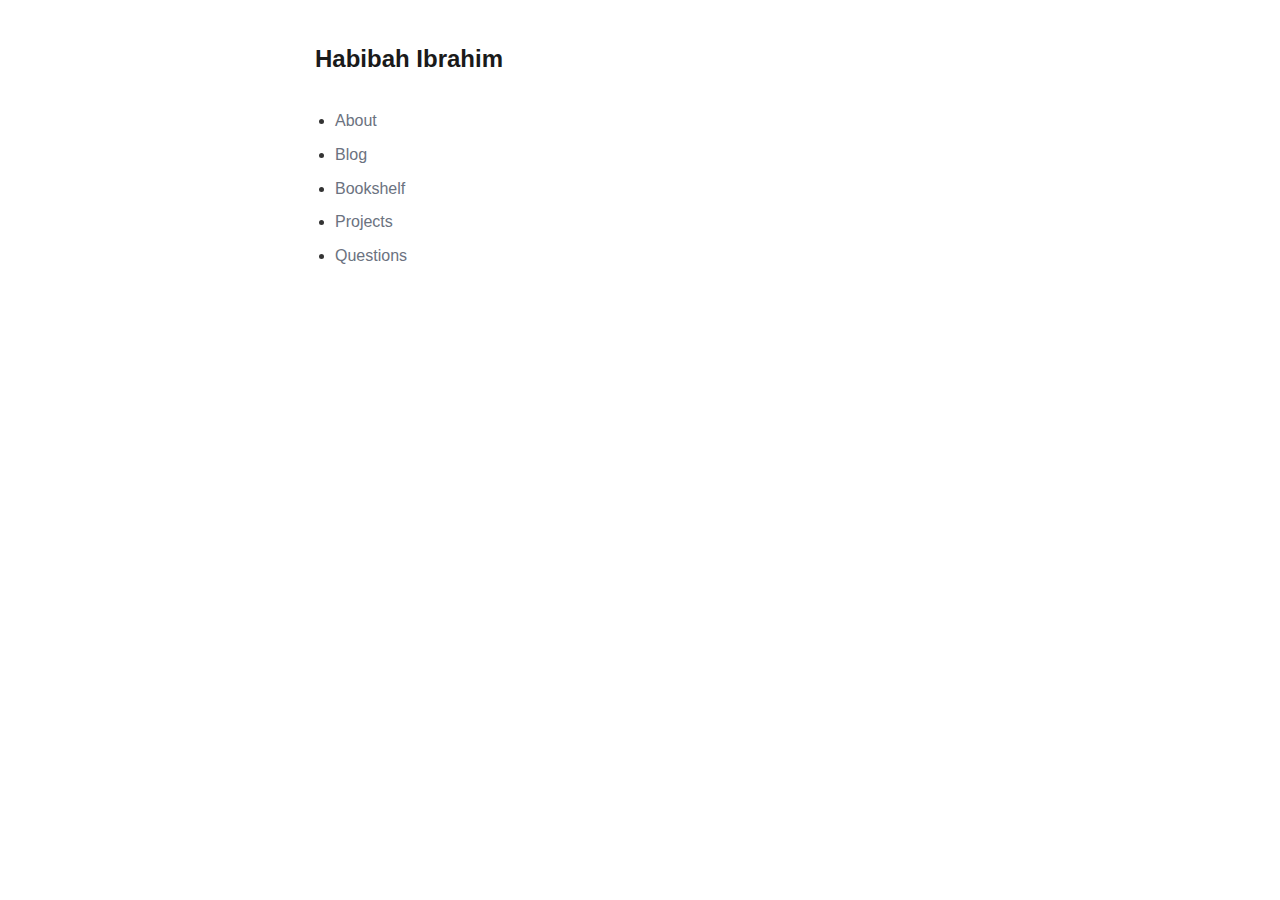
<file: index.html>
<!DOCTYPE html>
<html lang="en">
<head>
  <meta charset="UTF-8">
  <meta name="viewport" content="width=device-width, initial-scale=1.0">
  <title>Habibah Ibrahim</title>
  <link rel="stylesheet" href="style.css">
</head>
<body>
  <div class="container">
    <h1>Habibah Ibrahim</h1>
    
    <ul>
      <li><a href="about.html">About</a></li>
      <li><a href="blog.html">Blog</a></li>
      <li><a href="bookshelf.html">Bookshelf</a></li>
      <li><a href="projects.html">Projects</a></li>

      
      <li><a href="questions.html">Questions</a></li>
    </ul>
  </div>
</body>
</html>
</file>
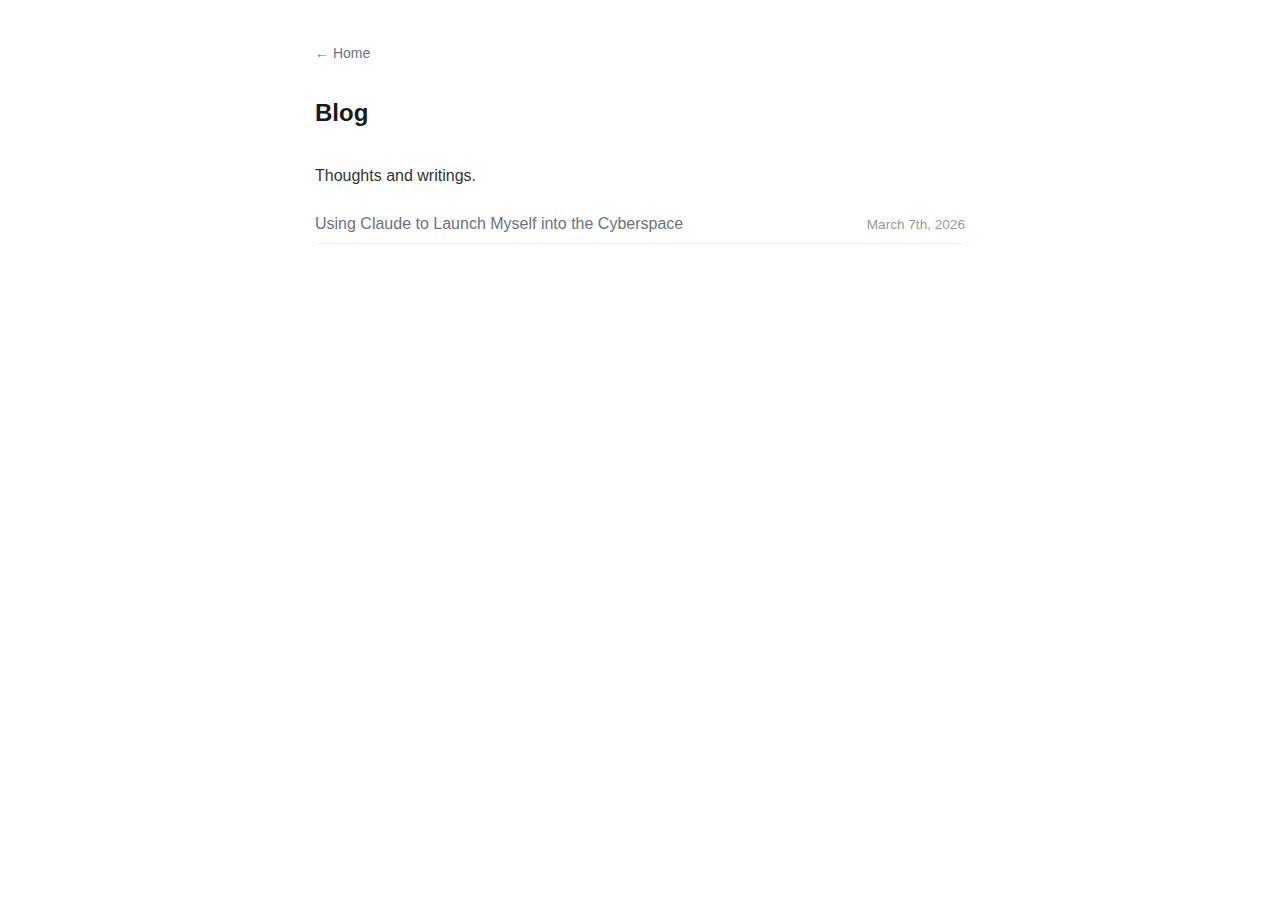
<file: blog.html>
<!DOCTYPE html>
<html lang="en">
<head>
  <meta charset="UTF-8">
  <meta name="viewport" content="width=device-width, initial-scale=1.0">
  <title>Blog · Habibah Ibrahim</title>
  <link rel="stylesheet" href="style.css">
</head>
<body>
  <div class="container">
    <a href="index.html" class="back">← Home</a>
    <h1>Blog</h1>
    <p>Thoughts and writings.</p>
    <ul class="post-list">
      <li>
        <a href="blog/building-my-website.html">Using Claude to Launch Myself into the Cyberspace</a>
        <span class="post-date">March 7th, 2026</span>
      </li>
      <!-- Add new posts above this line -->
    </ul>
  </div>
</body>
</html>
</file>
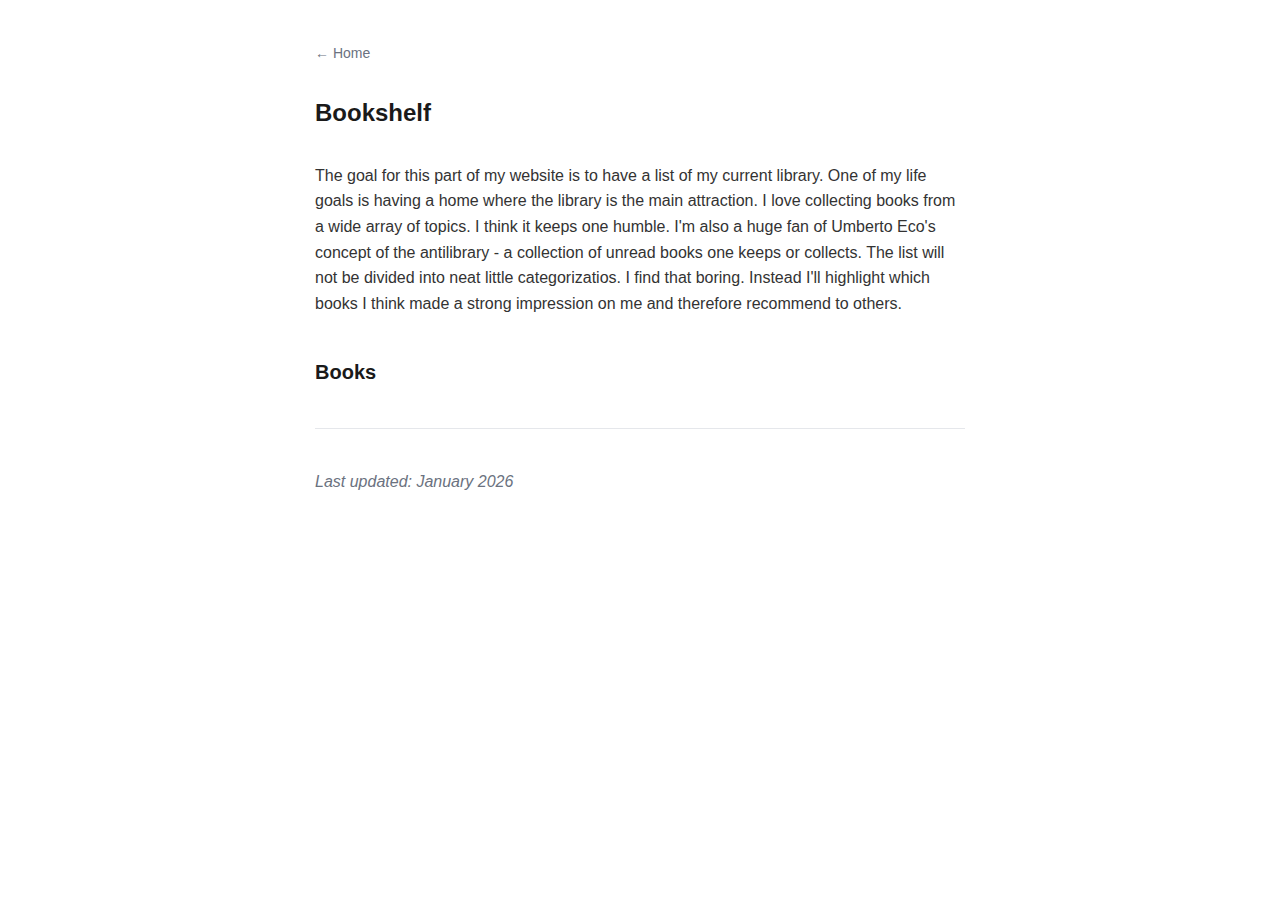
<file: bookshelf.html>
<!DOCTYPE html>
<html lang="en">
<head>
  <meta charset="UTF-8">
  <meta name="viewport" content="width=device-width, initial-scale=1.0">
  <title>Bookshelf · Habibah Ibrahim</title>
  <link rel="stylesheet" href="style.css">
</head>
<body>
  <div class="container">
    <a href="index.html" class="back">← Home</a>
    
    <h1>Bookshelf</h1>
    
    <div class="Goal">
      <p> The goal for this part of my website is to have a list of my current library. One of my life goals is having a home where the library is the main attraction. 
        I love collecting books from a wide array of topics. I think it keeps one humble. I'm also a huge fan of Umberto Eco's concept of the antilibrary - a collection of unread books one keeps or collects. The list will not be divided into neat little categorizatios. I find that boring. Instead I'll highlight which books I think made a strong impression on me and therefore recommend to others.</p>
      
      <h2>Books</h2>
      
      
      <hr>
      <p><em>Last updated: January 2026</em></p>
    </div>
  </div>
</body>
</html>
</file>
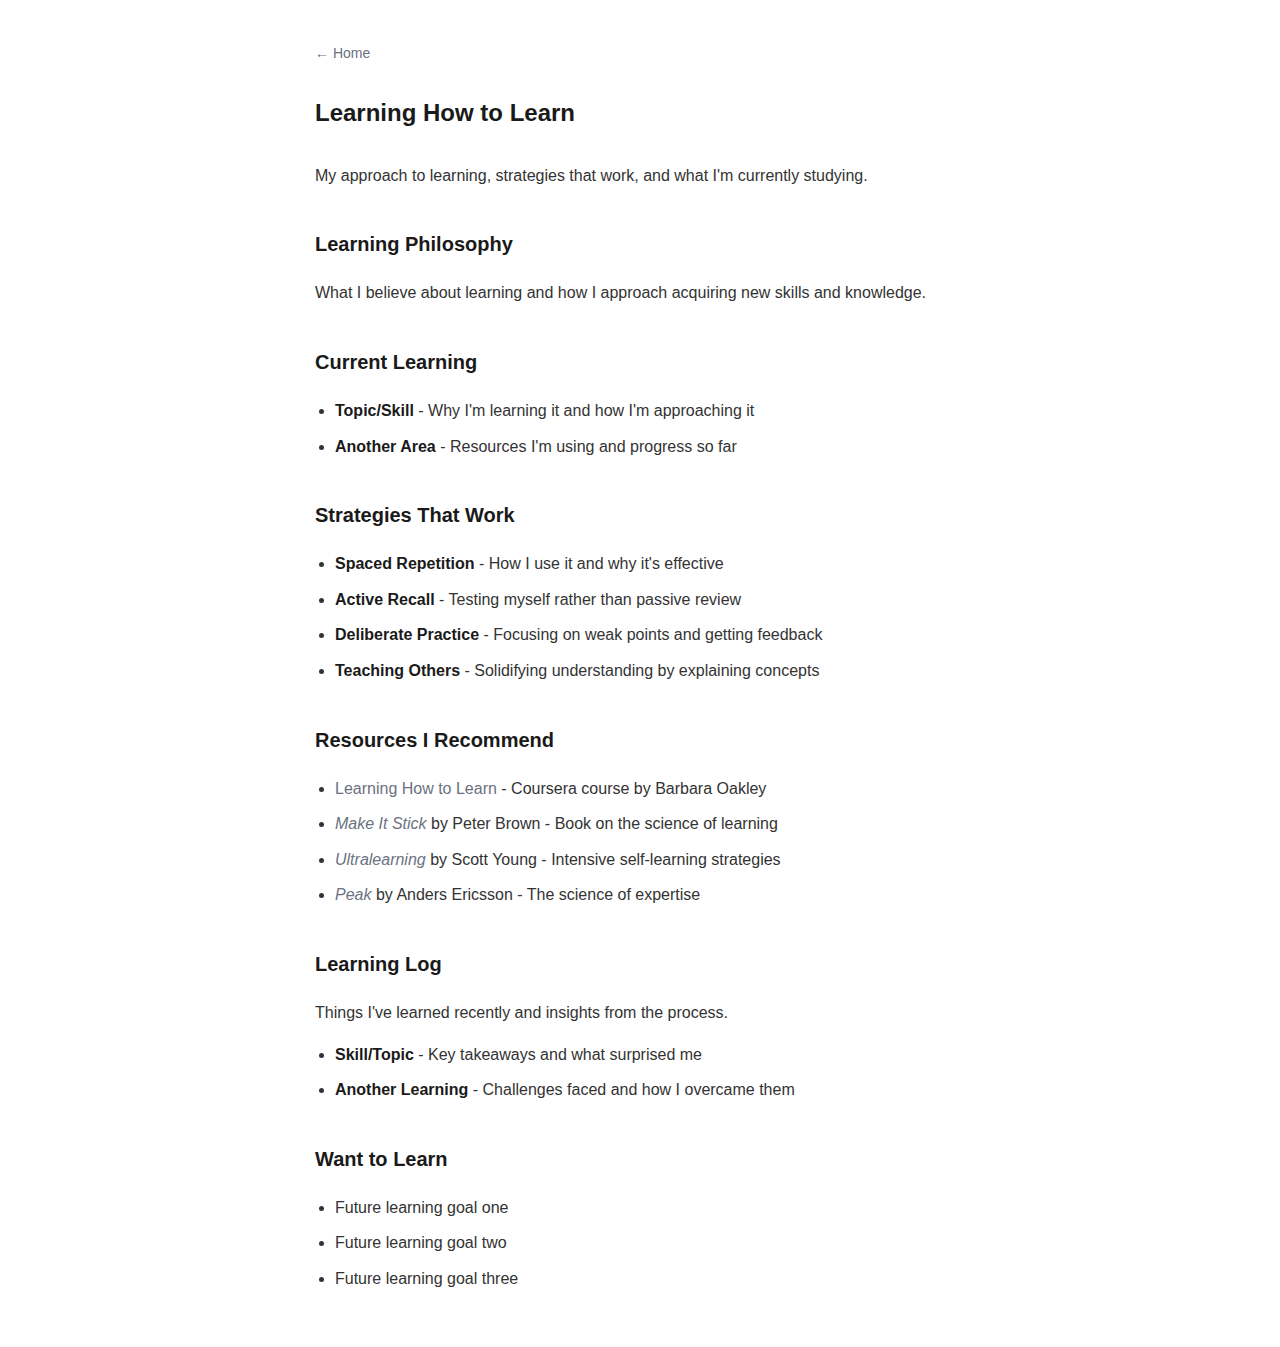
<file: learning.html>
<!DOCTYPE html>
<html lang="en">
<head>
  <meta charset="UTF-8">
  <meta name="viewport" content="width=device-width, initial-scale=1.0">
  <title>Learning How to Learn · Habibah Ibrahim</title>
  <link rel="stylesheet" href="style.css">
</head>
<body>
  <div class="container">
    <a href="index.html" class="back">← Home</a>
    
    <h1>Learning How to Learn</h1>
    
    <div class="content">
      <p>My approach to learning, strategies that work, and what I'm currently studying.</p>
      
      <h2>Learning Philosophy</h2>
      <p>What I believe about learning and how I approach acquiring new skills and knowledge.</p>
      
      <h2>Current Learning</h2>
      <ul>
        <li><strong>Topic/Skill</strong> - Why I'm learning it and how I'm approaching it</li>
        <li><strong>Another Area</strong> - Resources I'm using and progress so far</li>
      </ul>
      
      <h2>Strategies That Work</h2>
      <ul>
        <li><strong>Spaced Repetition</strong> - How I use it and why it's effective</li>
        <li><strong>Active Recall</strong> - Testing myself rather than passive review</li>
        <li><strong>Deliberate Practice</strong> - Focusing on weak points and getting feedback</li>
        <li><strong>Teaching Others</strong> - Solidifying understanding by explaining concepts</li>
      </ul>
      
      <h2>Resources I Recommend</h2>
      <ul>
        <li><a href="https://www.coursera.org/learn/learning-how-to-learn" target="_blank">Learning How to Learn</a> - Coursera course by Barbara Oakley</li>
        <li><em>Make It Stick</em> by Peter Brown - Book on the science of learning</li>
        <li><em>Ultralearning</em> by Scott Young - Intensive self-learning strategies</li>
        <li><em>Peak</em> by Anders Ericsson - The science of expertise</li>
      </ul>
      
      <h2>Learning Log</h2>
      <p>Things I've learned recently and insights from the process.</p>
      <ul>
        <li><strong>Skill/Topic</strong> - Key takeaways and what surprised me</li>
        <li><strong>Another Learning</strong> - Challenges faced and how I overcame them</li>
      </ul>
      
      <h2>Want to Learn</h2>
      <ul>
        <li>Future learning goal one</li>
        <li>Future learning goal two</li>
        <li>Future learning goal three</li>
      </ul>
    </div>
  </div>
</body>
</html>
</file>
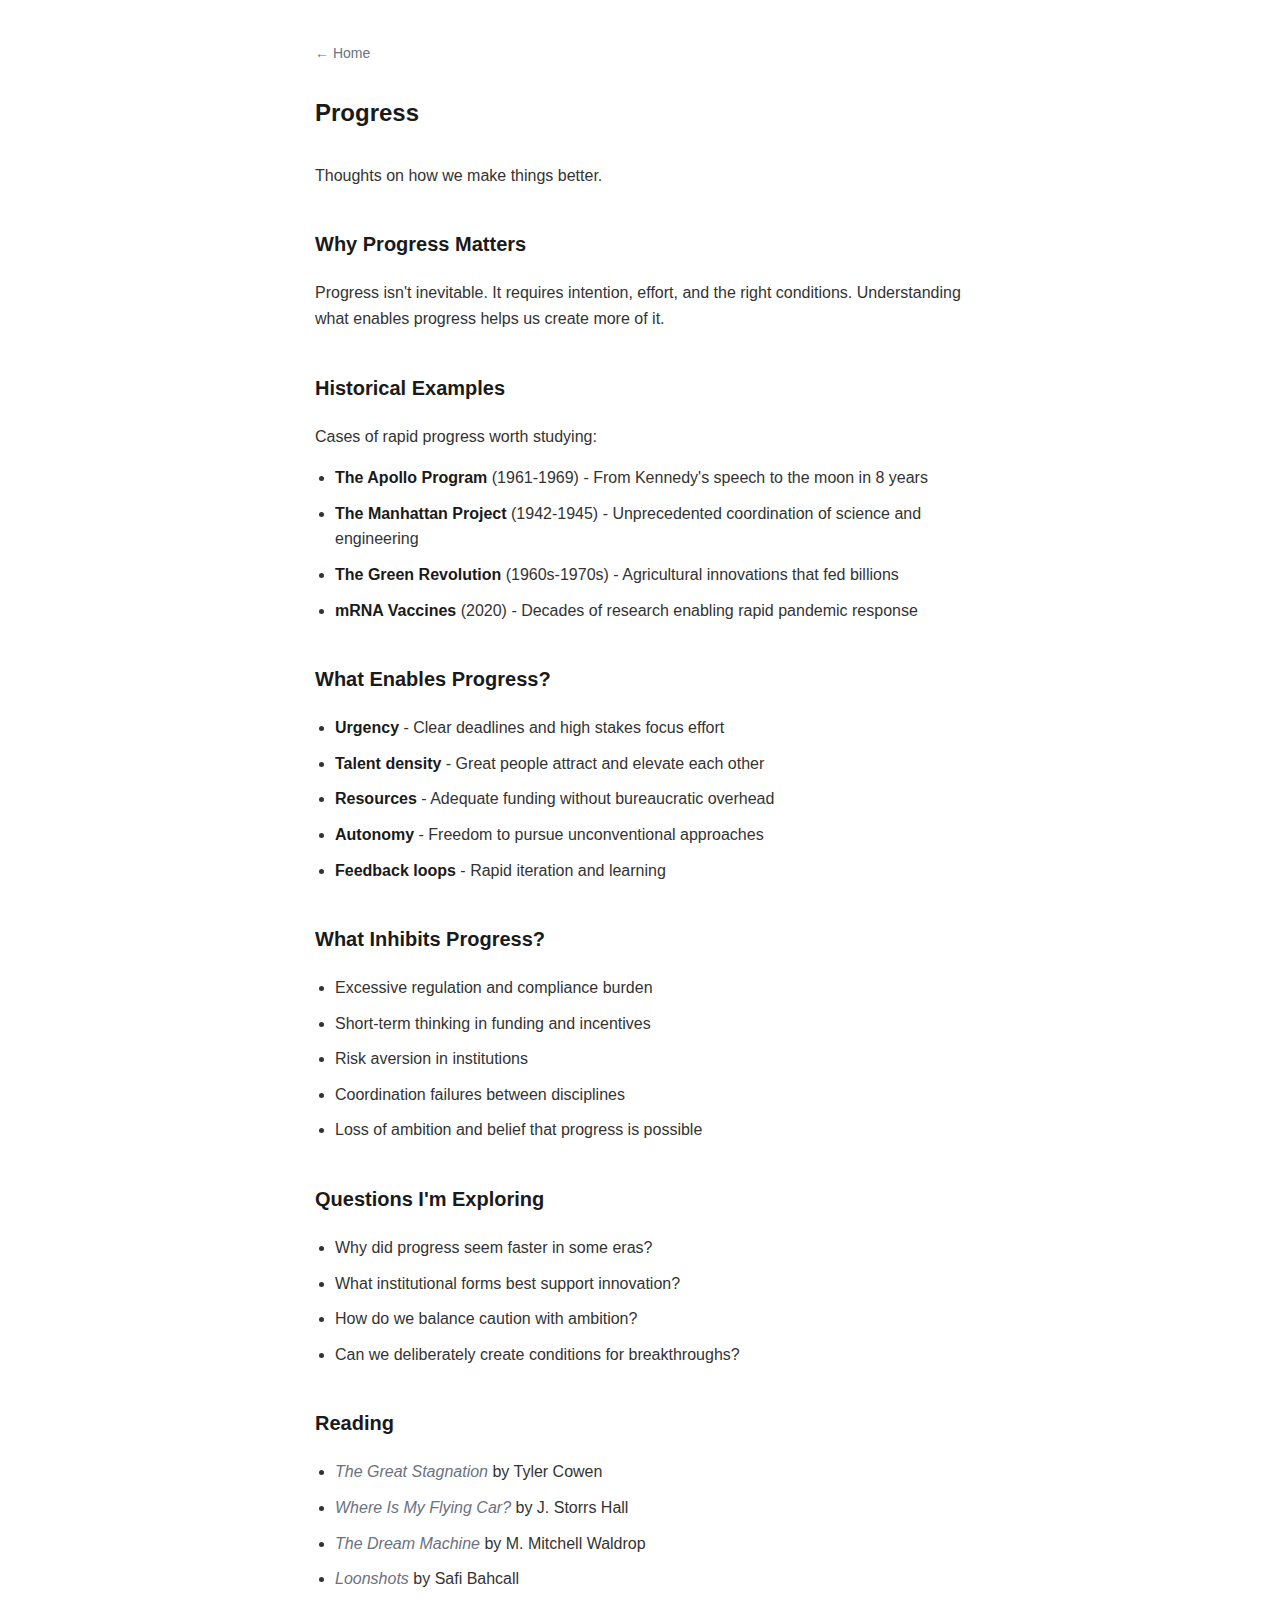
<file: progress.html>
<!DOCTYPE html>
<html lang="en">
<head>
  <meta charset="UTF-8">
  <meta name="viewport" content="width=device-width, initial-scale=1.0">
  <title>Progress · Habibah Ibrahim</title>
  <link rel="stylesheet" href="style.css">
</head>
<body>
  <div class="container">
    <a href="index.html" class="back">← Home</a>
    
    <h1>Progress</h1>
    
    <div class="content">
      <p>Thoughts on how we make things better.</p>
      
      <h2>Why Progress Matters</h2>
      <p>Progress isn't inevitable. It requires intention, effort, and the right conditions. Understanding what enables progress helps us create more of it.</p>
      
      <h2>Historical Examples</h2>
      <p>Cases of rapid progress worth studying:</p>
      <ul>
        <li><strong>The Apollo Program</strong> (1961-1969) - From Kennedy's speech to the moon in 8 years</li>
        <li><strong>The Manhattan Project</strong> (1942-1945) - Unprecedented coordination of science and engineering</li>
        <li><strong>The Green Revolution</strong> (1960s-1970s) - Agricultural innovations that fed billions</li>
        <li><strong>mRNA Vaccines</strong> (2020) - Decades of research enabling rapid pandemic response</li>
      </ul>
      
      <h2>What Enables Progress?</h2>
      <ul>
        <li><strong>Urgency</strong> - Clear deadlines and high stakes focus effort</li>
        <li><strong>Talent density</strong> - Great people attract and elevate each other</li>
        <li><strong>Resources</strong> - Adequate funding without bureaucratic overhead</li>
        <li><strong>Autonomy</strong> - Freedom to pursue unconventional approaches</li>
        <li><strong>Feedback loops</strong> - Rapid iteration and learning</li>
      </ul>
      
      <h2>What Inhibits Progress?</h2>
      <ul>
        <li>Excessive regulation and compliance burden</li>
        <li>Short-term thinking in funding and incentives</li>
        <li>Risk aversion in institutions</li>
        <li>Coordination failures between disciplines</li>
        <li>Loss of ambition and belief that progress is possible</li>
      </ul>
      
      <h2>Questions I'm Exploring</h2>
      <ul>
        <li>Why did progress seem faster in some eras?</li>
        <li>What institutional forms best support innovation?</li>
        <li>How do we balance caution with ambition?</li>
        <li>Can we deliberately create conditions for breakthroughs?</li>
      </ul>
      
      <h2>Reading</h2>
      <ul>
        <li><em>The Great Stagnation</em> by Tyler Cowen</li>
        <li><em>Where Is My Flying Car?</em> by J. Storrs Hall</li>
        <li><em>The Dream Machine</em> by M. Mitchell Waldrop</li>
        <li><em>Loonshots</em> by Safi Bahcall</li>
      </ul>
    </div>
  </div>
</body>
</html>
</file>
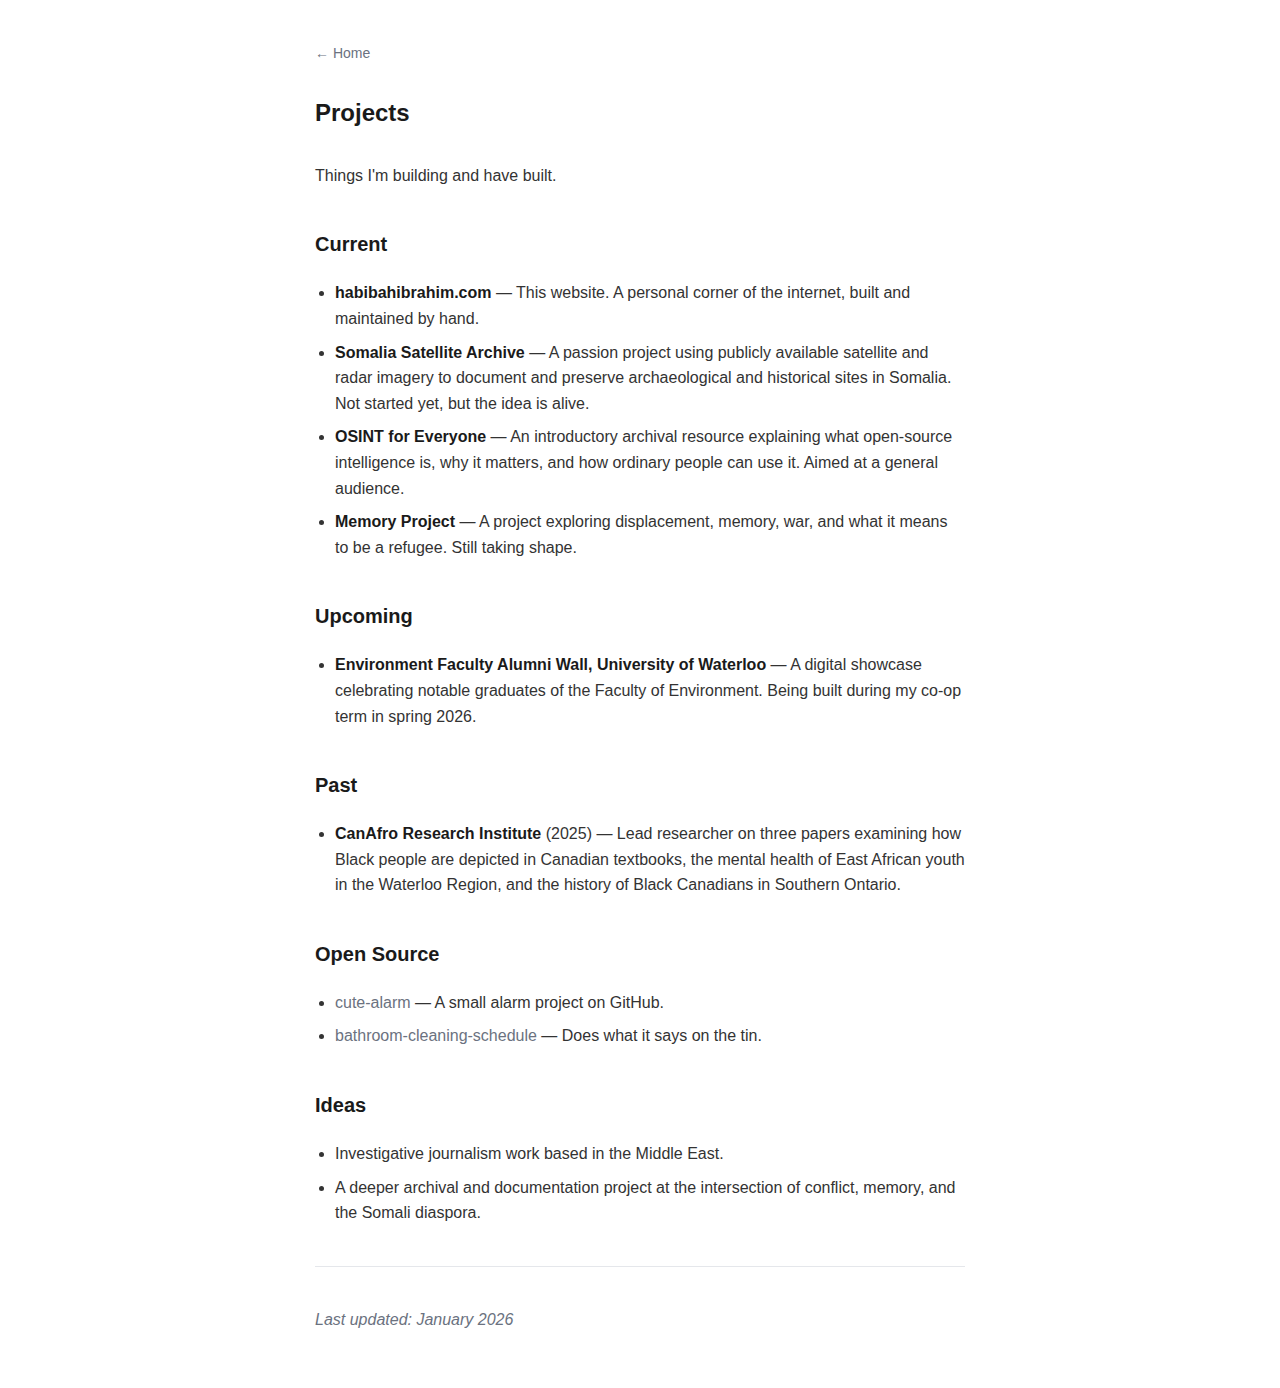
<file: projects.html>
<!DOCTYPE html>
<html lang="en">
<head>
  <meta charset="UTF-8">
  <meta name="viewport" content="width=device-width, initial-scale=1.0">
  <title>Projects · Habibah Ibrahim</title>
  <link rel="stylesheet" href="style.css">
</head>
<body>
  <div class="container">
    <a href="index.html" class="back">← Home</a>

    <h1>Projects</h1>
    <p>Things I'm building and have built.</p>

    <h2>Current</h2>
    <ul>
      <li><strong>habibahibrahim.com</strong> — This website. A personal corner of the internet, built and maintained by hand.</li>
      <li><strong>Somalia Satellite Archive</strong> — A passion project using publicly available satellite and radar imagery to document and preserve archaeological and historical sites in Somalia. Not started yet, but the idea is alive.</li>
      <li><strong>OSINT for Everyone</strong> — An introductory archival resource explaining what open-source intelligence is, why it matters, and how ordinary people can use it. Aimed at a general audience.</li>
      <li><strong>Memory Project</strong> — A project exploring displacement, memory, war, and what it means to be a refugee. Still taking shape.</li>
    </ul>

    <h2>Upcoming</h2>
    <ul>
      <li><strong>Environment Faculty Alumni Wall, University of Waterloo</strong> — A digital showcase celebrating notable graduates of the Faculty of Environment. Being built during my co-op term in spring 2026.</li>
    </ul>

    <h2>Past</h2>
    <ul>
      <li><strong>CanAfro Research Institute</strong> (2025) — Lead researcher on three papers examining how Black people are depicted in Canadian textbooks, the mental health of East African youth in the Waterloo Region, and the history of Black Canadians in Southern Ontario.</li>
    </ul>

    <h2>Open Source</h2>
    <ul>
      <li><a href="https://github.com/cyberspacehabi/cute-alarm" target="_blank">cute-alarm</a> — A small alarm project on GitHub.</li>
      <li><a href="https://github.com/cyberspacehabi/bathroom-cleaning-schedule" target="_blank">bathroom-cleaning-schedule</a> — Does what it says on the tin.</li>
    </ul>

    <h2>Ideas</h2>
    <ul>
      <li>Investigative journalism work based in the Middle East.</li>
      <li>A deeper archival and documentation project at the intersection of conflict, memory, and the Somali diaspora.</li>
    </ul>

    <hr>
    <p><em>Last updated: January 2026</em></p>

  </div>
</body>
</html>
</file>
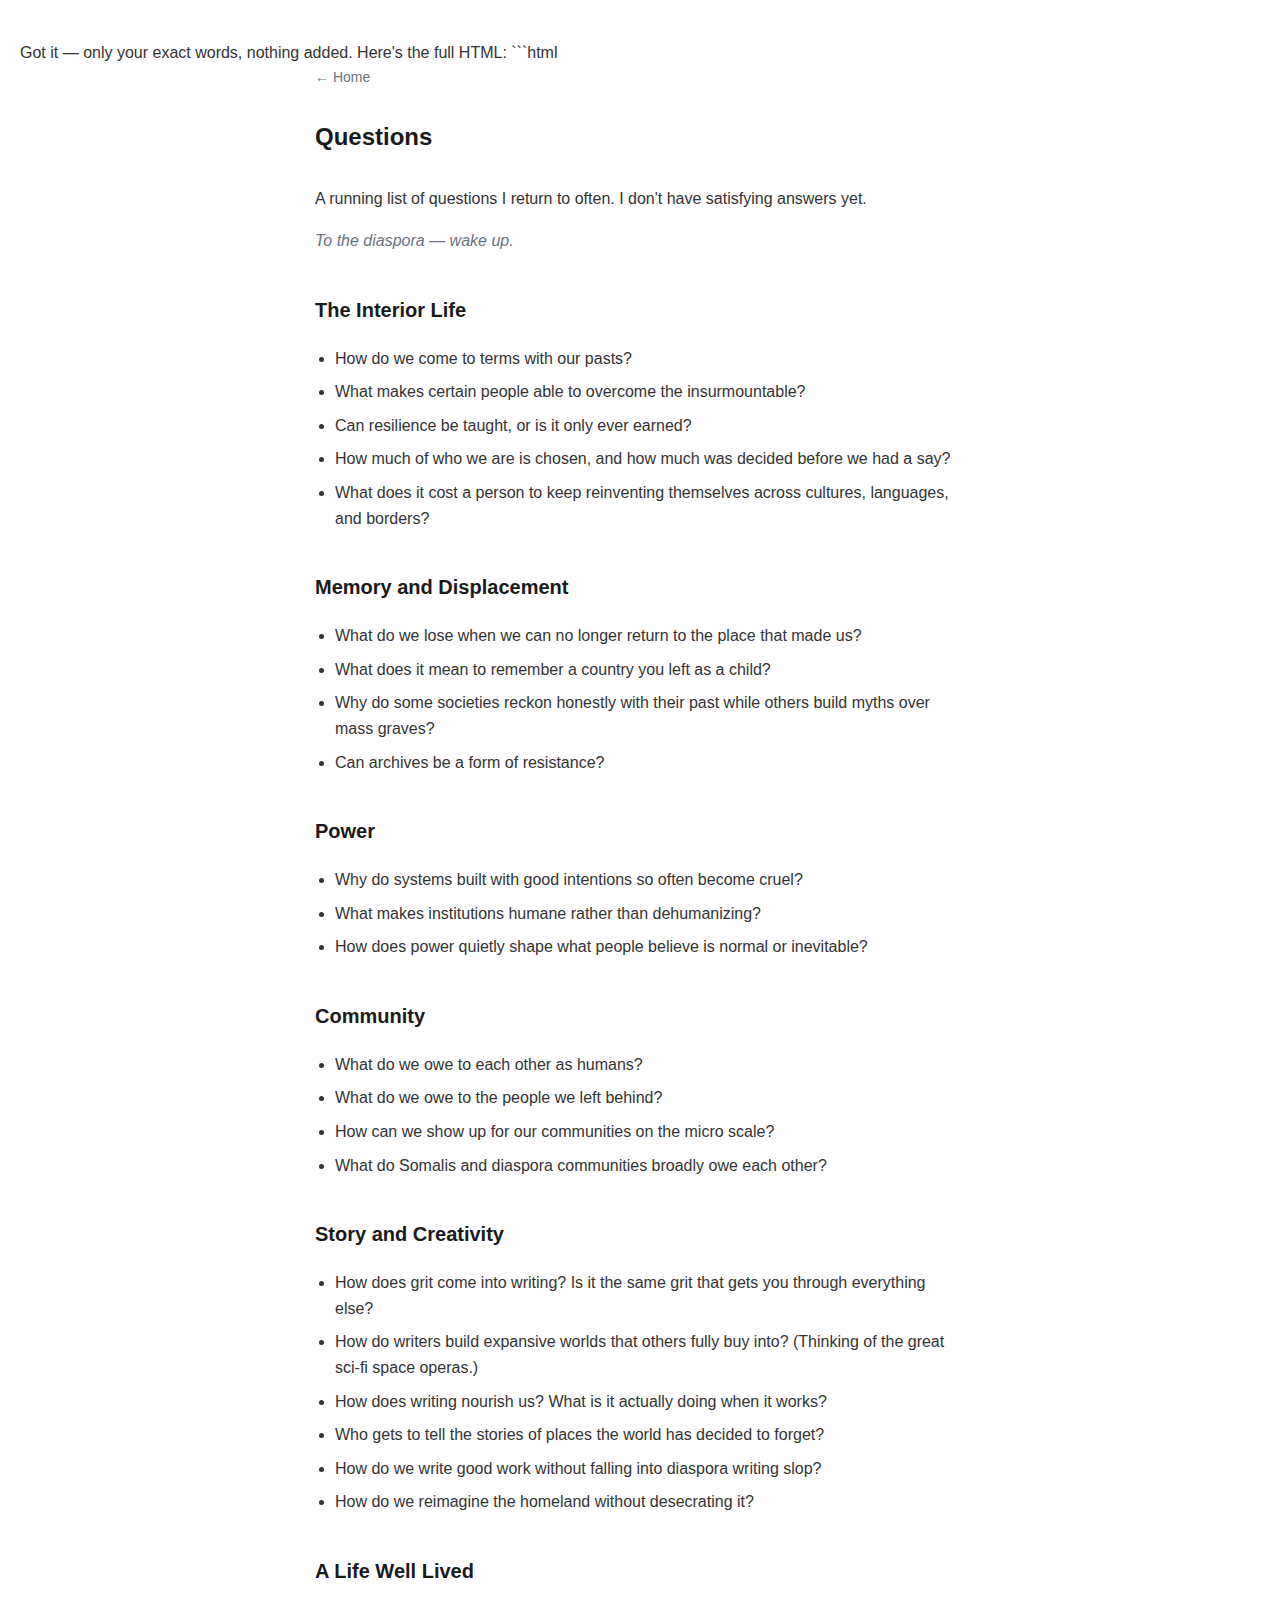
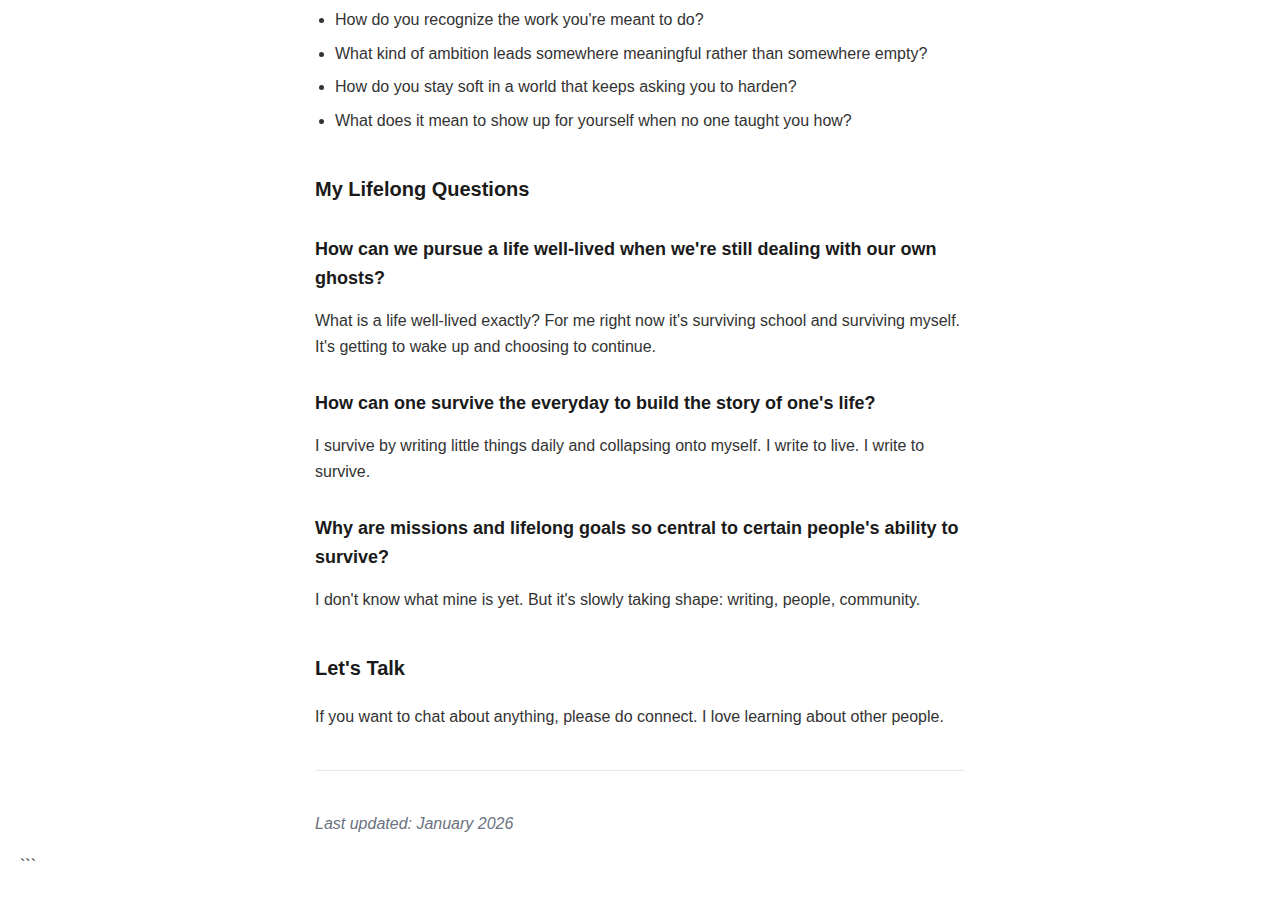
<file: questions.html>
Got it — only your exact words, nothing added. Here's the full HTML:

```html
<!DOCTYPE html>
<html lang="en">
<head>
  <meta charset="UTF-8">
  <meta name="viewport" content="width=device-width, initial-scale=1.0">
  <title>Questions · Habibah Ibrahim</title>
  <link rel="stylesheet" href="style.css">
</head>
<body>
  <div class="container">
    <a href="index.html" class="back">← Home</a>

    <h1>Questions</h1>
    <p>A running list of questions I return to often. I don't have satisfying answers yet.</p>
    <p><em>To the diaspora — wake up.</em></p>

    <h2>The Interior Life</h2>
    <ul>
      <li>How do we come to terms with our pasts?</li>
      <li>What makes certain people able to overcome the insurmountable?</li>
      <li>Can resilience be taught, or is it only ever earned?</li>
      <li>How much of who we are is chosen, and how much was decided before we had a say?</li>
      <li>What does it cost a person to keep reinventing themselves across cultures, languages, and borders?</li>
    </ul>

    <h2>Memory and Displacement</h2>
    <ul>
      <li>What do we lose when we can no longer return to the place that made us?</li>
      <li>What does it mean to remember a country you left as a child?</li>
      <li>Why do some societies reckon honestly with their past while others build myths over mass graves?</li>
      <li>Can archives be a form of resistance?</li>
    </ul>

    <h2>Power</h2>
    <ul>
      <li>Why do systems built with good intentions so often become cruel?</li>
      <li>What makes institutions humane rather than dehumanizing?</li>
      <li>How does power quietly shape what people believe is normal or inevitable?</li>
    </ul>

    <h2>Community</h2>
    <ul>
      <li>What do we owe to each other as humans?</li>
      <li>What do we owe to the people we left behind?</li>
      <li>How can we show up for our communities on the micro scale?</li>
      <li>What do Somalis and diaspora communities broadly owe each other?</li>
    </ul>

    <h2>Story and Creativity</h2>
    <ul>
      <li>How does grit come into writing? Is it the same grit that gets you through everything else?</li>
      <li>How do writers build expansive worlds that others fully buy into? (Thinking of the great sci-fi space operas.)</li>
      <li>How does writing nourish us? What is it actually doing when it works?</li>
      <li>Who gets to tell the stories of places the world has decided to forget?</li>
      <li>How do we write good work without falling into diaspora writing slop?</li>
      <li>How do we reimagine the homeland without desecrating it?</li>
    </ul>

    <h2>A Life Well Lived</h2>
    <ul>
      <li>How do you recognize the work you're meant to do?</li>
      <li>What kind of ambition leads somewhere meaningful rather than somewhere empty?</li>
      <li>How do you stay soft in a world that keeps asking you to harden?</li>
      <li>What does it mean to show up for yourself when no one taught you how?</li>
    </ul>

    <h2>My Lifelong Questions</h2>

    <h3>How can we pursue a life well-lived when we're still dealing with our own ghosts?</h3>
    <p>What is a life well-lived exactly? For me right now it's surviving school and surviving myself. It's getting to wake up and choosing to continue.</p>

    <h3>How can one survive the everyday to build the story of one's life?</h3>
    <p>I survive by writing little things daily and collapsing onto myself. I write to live. I write to survive.</p>

    <h3>Why are missions and lifelong goals so central to certain people's ability to survive?</h3>
    <p>I don't know what mine is yet. But it's slowly taking shape: writing, people, community.</p>

    <h2>Let's Talk</h2>
    <p>If you want to chat about anything, please do connect. I love learning about other people.</p>

    <hr>
    <p><em>Last updated: January 2026</em></p>

  </div>
</body>
</html>
```
</file>
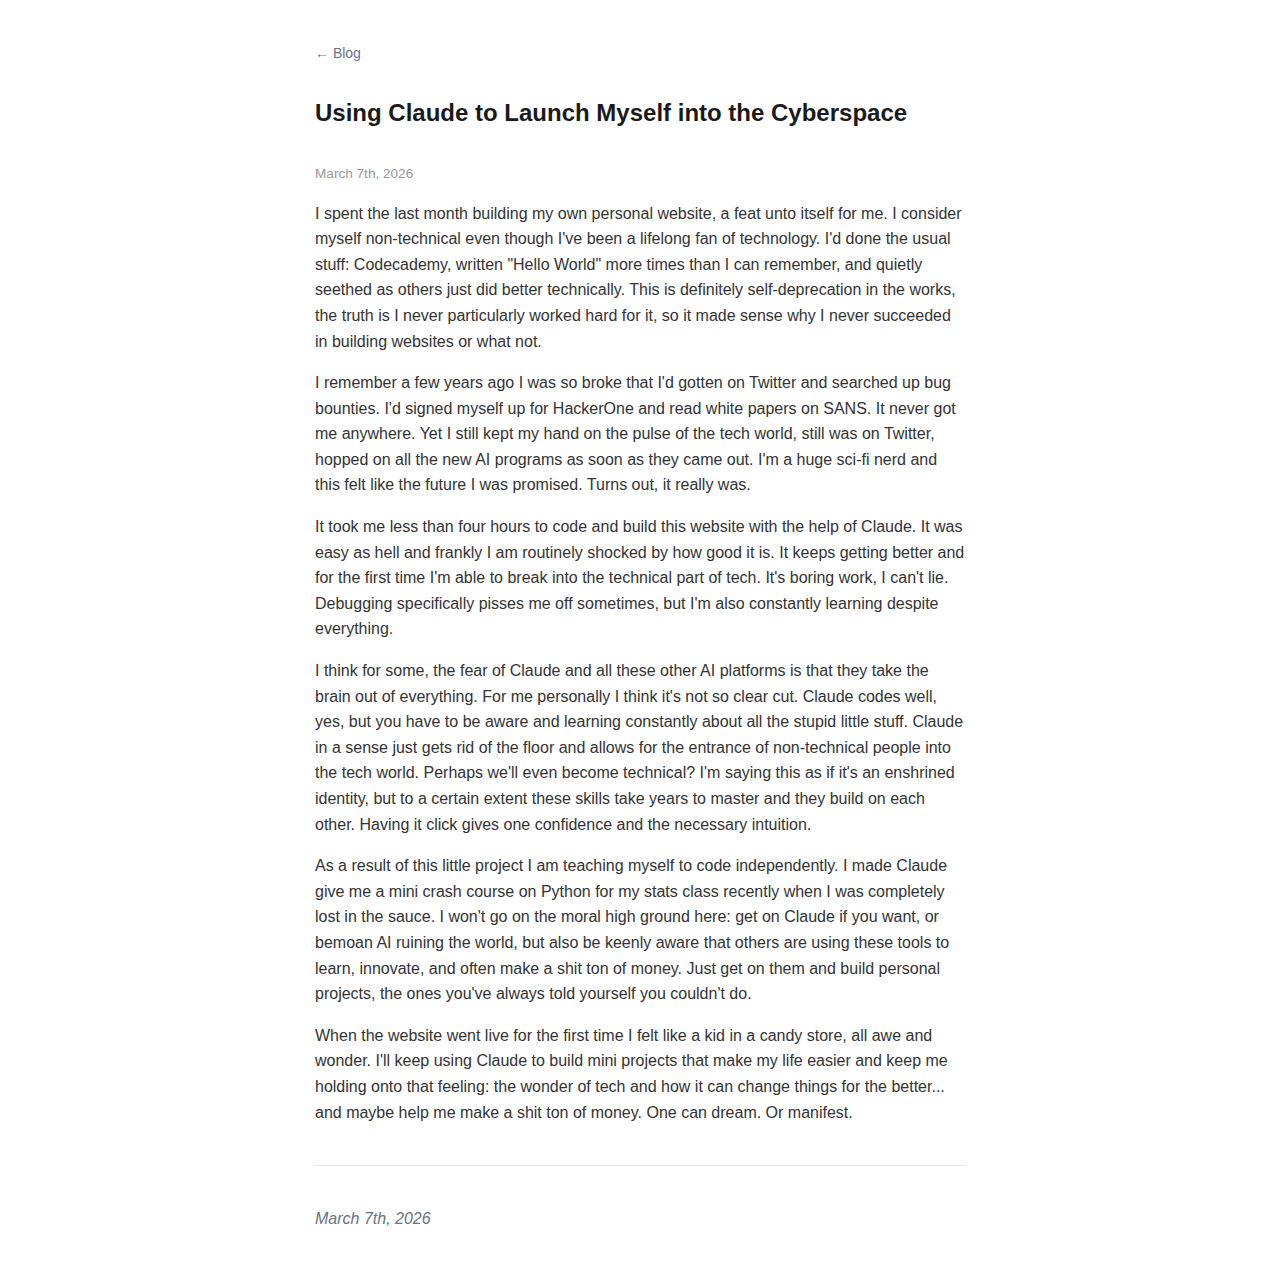
<file: blog/building-my-website.html>
<!DOCTYPE html>
<html lang="en">
<head>
  <meta charset="UTF-8">
  <meta name="viewport" content="width=device-width, initial-scale=1.0">
  <title>Using Claude to Launch Myself into the Cyberspace · Habibah Ibrahim</title>
  <link rel="stylesheet" href="../style.css">
</head>
<body>
  <div class="container">
    <a href="../blog.html" class="back">← Blog</a>

    <h1>Using Claude to Launch Myself into the Cyberspace</h1>
    <p class="post-date">March 7th, 2026</p>

    <div class="content">

      <p>I spent the last month building my own personal website, a feat unto itself for me. I consider myself non-technical even though I've been a lifelong fan of technology. I'd done the usual stuff: Codecademy, written "Hello World" more times than I can remember, and quietly seethed as others just did better technically. This is definitely self-deprecation in the works, the truth is I never particularly worked hard for it, so it made sense why I never succeeded in building websites or what not.</p>

      <p>I remember a few years ago I was so broke that I'd gotten on Twitter and searched up bug bounties. I'd signed myself up for HackerOne and read white papers on SANS. It never got me anywhere. Yet I still kept my hand on the pulse of the tech world, still was on Twitter, hopped on all the new AI programs as soon as they came out. I'm a huge sci-fi nerd and this felt like the future I was promised. Turns out, it really was.</p>

      <p>It took me less than four hours to code and build this website with the help of Claude. It was easy as hell and frankly I am routinely shocked by how good it is. It keeps getting better and for the first time I'm able to break into the technical part of tech. It's boring work, I can't lie. Debugging specifically pisses me off sometimes, but I'm also constantly learning despite everything.</p>

      <p>I think for some, the fear of Claude and all these other AI platforms is that they take the brain out of everything. For me personally I think it's not so clear cut. Claude codes well, yes, but you have to be aware and learning constantly about all the stupid little stuff. Claude in a sense just gets rid of the floor and allows for the entrance of non-technical people into the tech world. Perhaps we'll even become technical? I'm saying this as if it's an enshrined identity, but to a certain extent these skills take years to master and they build on each other. Having it click gives one confidence and the necessary intuition.</p>

      <p>As a result of this little project I am teaching myself to code independently. I made Claude give me a mini crash course on Python for my stats class recently when I was completely lost in the sauce. I won't go on the moral high ground here: get on Claude if you want, or bemoan AI ruining the world, but also be keenly aware that others are using these tools to learn, innovate, and often make a shit ton of money. Just get on them and build personal projects, the ones you've always told yourself you couldn't do.</p>

      <p>When the website went live for the first time I felt like a kid in a candy store, all awe and wonder. I'll keep using Claude to build mini projects that make my life easier and keep me holding onto that feeling: the wonder of tech and how it can change things for the better... and maybe help me make a shit ton of money. One can dream. Or manifest.</p>

    </div>

    <hr>
    <p><em>March 7th, 2026</em></p>

  </div>
</body>
</html>
</file>
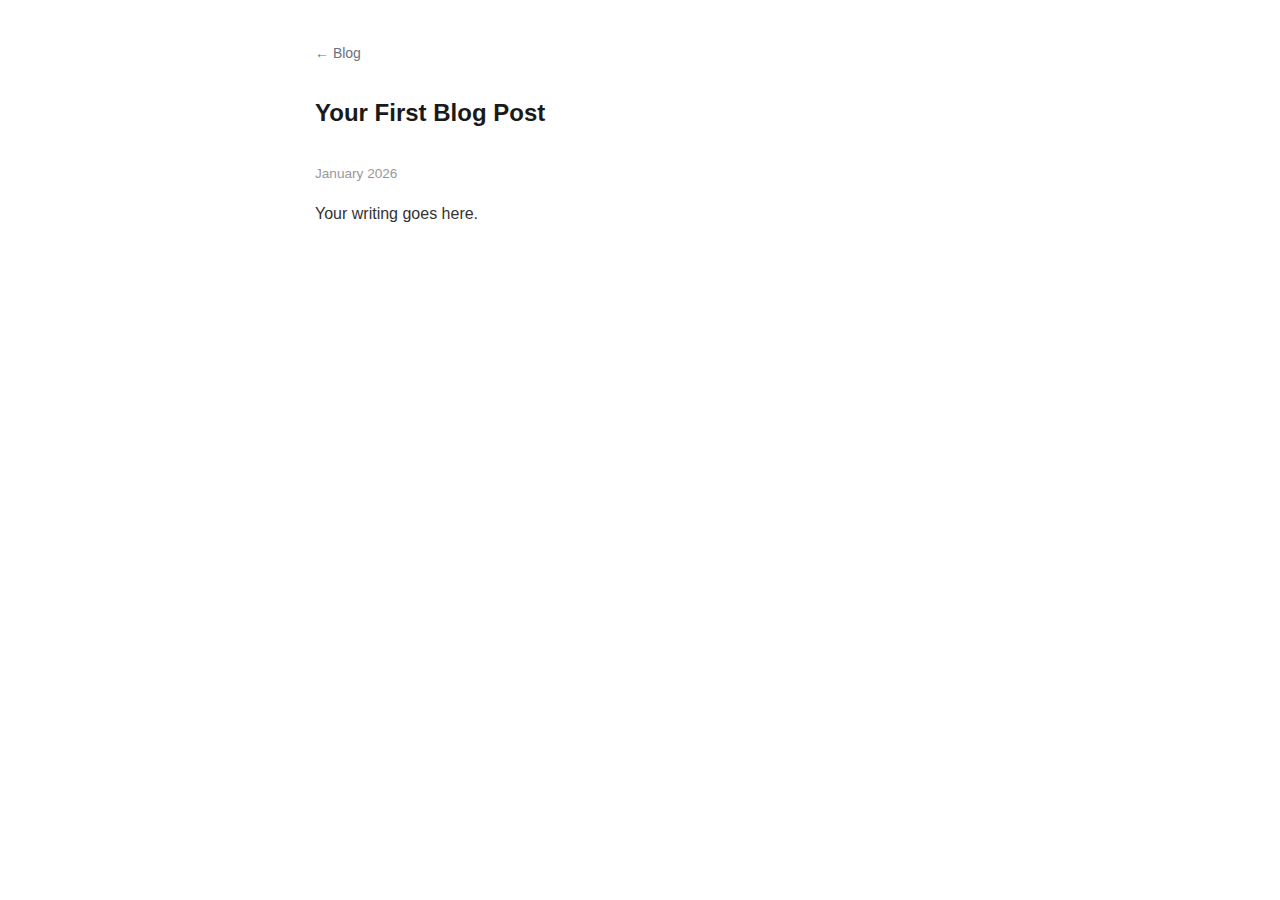
<file: blog/example-post.html>
<!DOCTYPE html>
<html lang="en">
<head>
  <meta charset="UTF-8">
  <meta name="viewport" content="width=device-width, initial-scale=1.0">
  <title>Your First Blog Post · Habibah Ibrahim</title>
  <link rel="stylesheet" href="../style.css">
</head>
<body>
  <div class="container">
    <a href="../blog.html" class="back">← Blog</a>

    <h1>Your First Blog Post</h1>
    <p class="post-date">January 2026</p>

    <div class="content">
      <p>Your writing goes here.</p>
    </div>

  </div>
</body>
</html>
</file>
<file: style.css>
/* Minimal design inspired by patrickcollison.com */
/* Color scheme: pale grey and white */

* {
  margin: 0;
  padding: 0;
  box-sizing: border-box;
}

body {
  font-family: -apple-system, BlinkMacSystemFont, 'Segoe UI', 'Helvetica Neue', Arial, sans-serif;
  font-size: 16px;
  line-height: 1.6;
  color: #333333;
  background: #ffffff;
  padding: 40px 20px;
}

.container {
  max-width: 650px;
  margin: 0 auto;
}

h1 {
  font-size: 24px;
  font-weight: 600;
  margin-bottom: 30px;
  color: #1a1a1a;
}

h2 {
  font-size: 20px;
  font-weight: 600;
  margin-top: 40px;
  margin-bottom: 20px;
  color: #1a1a1a;
}

h3 {
  font-size: 18px;
  font-weight: 600;
  margin-top: 30px;
  margin-bottom: 15px;
  color: #1a1a1a;
}

p {
  margin-bottom: 16px;
  color: #333333;
}

/* Links with pale grey/blue colors */
a {
  color: #6b7280;
  text-decoration: none;
  transition: color 0.2s ease;
}

a:hover {
  color: #1a1a1a;
  text-decoration: underline;
}

a:visited {
  color: #9ca3af;
}

/* Navigation list - left aligned like Patrick's site */
ul {
  list-style-type: disc;
  margin-left: 20px;
  margin-bottom: 16px;
}

li {
  margin-bottom: 8px;
}

/* Content list styling */
.content ul {
  margin-left: 20px;
}

.content li {
  margin-bottom: 10px;
}

/* Back link */
.back {
  display: inline-block;
  margin-bottom: 30px;
  font-size: 14px;
  color: #6b7280;
}

.back:hover {
  color: #1a1a1a;
}

/* Strong/bold text */
strong {
  font-weight: 600;
  color: #1a1a1a;
}

em {
  font-style: italic;
  color: #6b7280;
}

/* Horizontal rule */
hr {
  border: none;
  border-top: 1px solid #e5e7eb;
  margin: 40px 0;
}

/* Responsive design */
@media (max-width: 600px) {
  body {
    padding: 30px 15px;
  }
  
  h1 {
    font-size: 22px;
  }
  
  h2 {
    font-size: 18px;
  }
}

/* Print styles */
@media print {
  body {
    font-size: 12pt;
    padding: 0;
  }
  
  a {
    color: #333333;
  }
}
.post-list {
  list-style: none;
  padding: 0;
  margin: 0;
}

.post-list li {
  display: flex;
  justify-content: space-between;
  align-items: baseline;
  padding: 0.4rem 0;
  border-bottom: 1px solid #eee;
}

.post-date {
  font-size: 0.85rem;
  color: #999;
}
</file>
